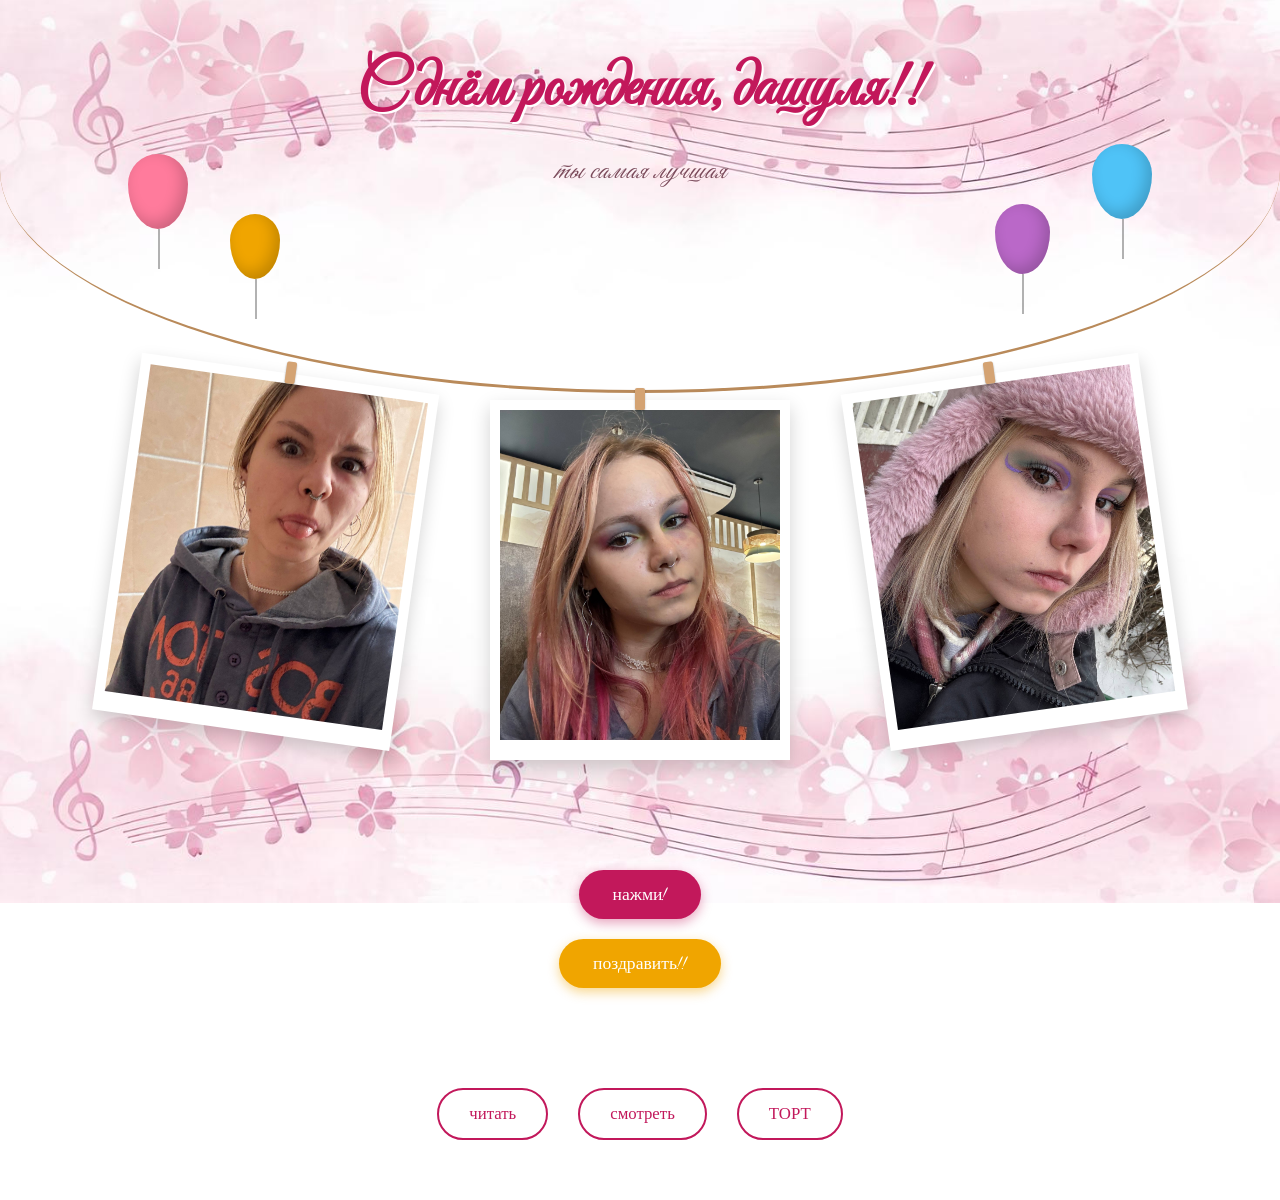
<file: index.html>
<!DOCTYPE html>
<html lang="ru">
<head>
    <link rel="preconnect" href="https://fonts.googleapis.com">
    <link rel="preconnect" href="https://fonts.gstatic.com" crossorigin>
    <link href="https://fonts.googleapis.com/css2?family=Caveat:wght@400..700&family=Dancing+Script:wght@400..700&family=Felipa&family=Great+Vibes&family=Momo+Signature&family=Monsieur+La+Doulaise&family=Pacifico&family=Yuyu+Short&display=swap" rel="stylesheet">
    <meta charset="UTF-8">
    <meta name="viewport" content="width=device-width, initial-scale=1.0">
    <title>С днём рождения!!</title>
    <link rel="stylesheet" href="style.css">
</head>
<body>
    <!-- ФОН С БЛЁСТКАМИ -->
<div class="sparkles" aria-hidden="true">
    <div class="sparkle s1"></div>
    <div class="sparkle s2"></div>
    <div class="sparkle s3"></div>
    <div class="sparkle s4"></div>
    <div class="sparkle s5"></div>
    <div class="sparkle s6"></div>
    <div class="sparkle s7"></div>
    <div class="sparkle s8"></div>
    <div class="sparkle s9"></div>
    <div class="sparkle s10"></div>
    <div class="sparkle s11"></div>
    <div class="sparkle s12"></div>
    <div class="sparkle s13"></div>
    <div class="sparkle s14"></div>
    <div class="sparkle s15"></div>
</div>
<!-- ЛЕТАЮЩИЕ СЕРДЕЧКИ -->
<div class="flying-hearts" aria-hidden="true">
    <div class="f-heart h1">❤</div>
    <div class="f-heart h2">❤</div>
    <div class="f-heart h3">❤</div>
    <div class="f-heart h4">❤</div>
    <div class="f-heart h5">❤</div>
    <div class="f-heart h6">❤</div>
</div>

    <!-- ГЛАВНЫЙ ЭКРАН -->
    <section class="hero">
        <h1 class="hero-title">С днём рождения, дашуля!!</h1>
        <div class="balloons">
    <div class="balloon balloon-1"></div>
    <div class="balloon balloon-2"></div>
    <div class="balloon balloon-3"></div>
    <div class="balloon balloon-4"></div>
</div>
        <p class="hero-subtitle">
    ты самая лучшая
</p>

        <!-- Фотографии "на верёвочке" (сама верёвочка — в CSS) -->
        <div class="photo-garland">
            <div class="photo-item">
                <img id="photo1" src="img/photo1.jpg" alt="Фото 1">
            </div>
            <div class="photo-item">
                <img id="photo2" src="img/photo2.jpg" alt="Фото 2">
            </div>
            <div class="photo-item">
                <img id="photo3" src="img/photo3.jpg" alt="Фото 3">
            </div>
        </div>

        <!-- Кнопка смены фото -->
        <button class="change-photos-btn" type="button" id="changeBtn">нажми!</button>
        <!-- НОВАЯ КНОПКА КОНФЕТТИ -->
        <button class="confetti-btn" type="button" id="confettiBtn">поздравить!!</button>
    </section>

    <!-- НИЖНЯЯ ЧАСТЬ С КНОПКАМИ-ССЫЛКАМИ -->
    <section class="links">
        <a href="two.html" class="page-link">читать</a>
        <a href="three.html" class="page-link">смотреть</a>
        <a href="four.html" class="page-link">ТОРТ</a>
    </section>

    <script src="script.js"></script>

</body>
</html>
</file>
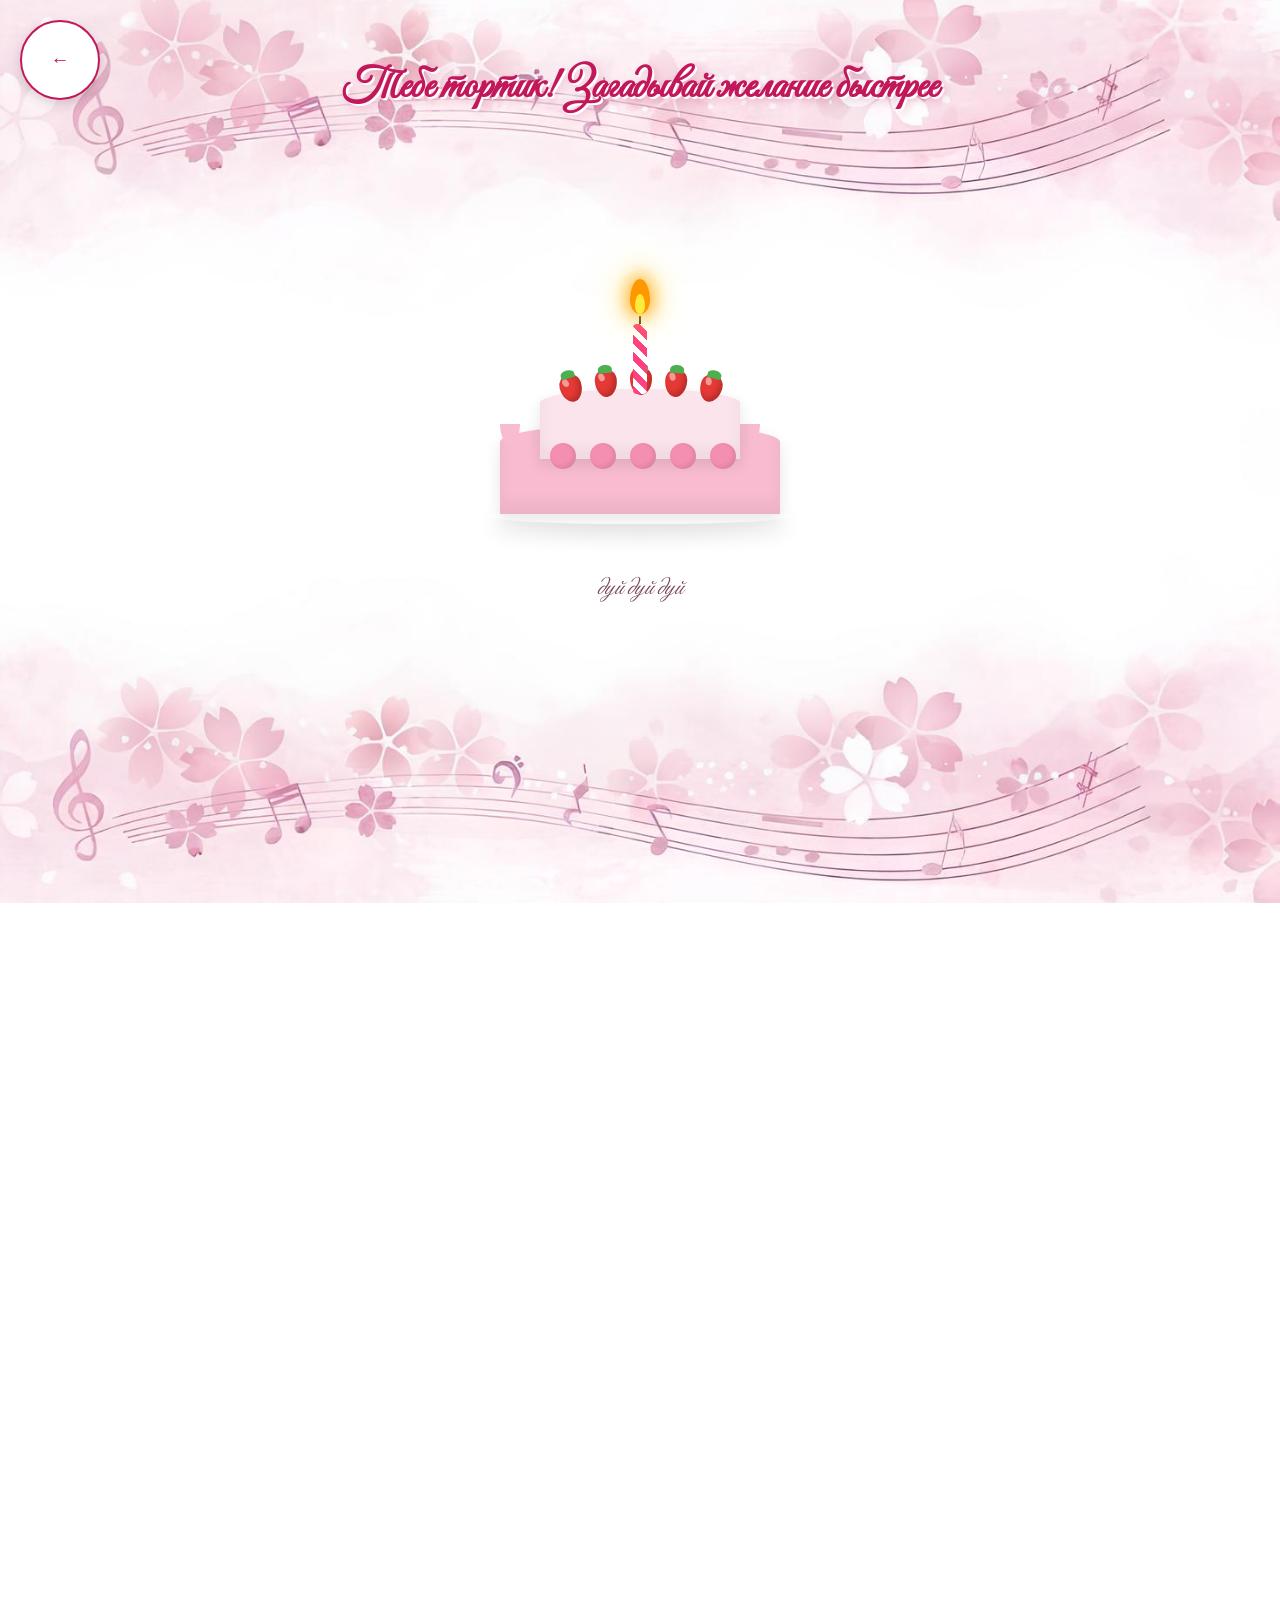
<file: four.html>
<!DOCTYPE html>
<html lang="ru">

<head>
    <meta charset="UTF-8">
    <meta name="viewport" content="width=device-width, initial-scale=1.0">
    <link rel="preconnect" href="https://fonts.googleapis.com">
    <link rel="preconnect" href="https://fonts.gstatic.com" crossorigin>
    <link
        href="https://fonts.googleapis.com/css2?family=Caveat:wght@400..700&family=Dancing+Script:wght@400..700&family=Felipa&family=Great+Vibes&family=Momo+Signature&family=Monsieur+La+Doulaise&family=Pacifico&family=Yuyu+Short&display=swap"
        rel="stylesheet">
    <title>задуть</title>
    <link rel="stylesheet" href="style.css">
</head>

<body>

    <!-- КНОПКА НА ГЛАВНУЮ -->
    <div class="corner-nav">
        <a href="index.html" class="circle-link" title="На главную">←</a>
    </div>

    <section class="page">
        <h1 class="page-title">Тебе тортик! Загадывай желание быстрее</h1>

        <!-- ТОРТ -->
        <div class="cake-container" id="cake">
            <!-- Огонёк свечи -->
            <div class="flame" id="flame"></div>

            <!-- Свеча -->
            <div class="candle">
                <div class="candle-wick"></div>
            </div>

            <!-- Верхний ярус торта (основа) -->
            <div class="cake-tier tier-top">
                <!-- Клубнички наверху -->
                <div class="strawberry s1"></div>
                <div class="strawberry s2"></div>
                <div class="strawberry s3"></div>
                <div class="strawberry s4"></div>
                <div class="strawberry s5"></div>

                <!-- Розочки крема -->
                <div class="cream-dollop d1"></div>
                <div class="cream-dollop d2"></div>
                <div class="cream-dollop d3"></div>
                <div class="cream-dollop d4"></div>
                <div class="cream-dollop d5"></div>
            </div>

            <!-- Нижний ярус торта -->
            <div class="cake-tier tier-bottom">
                <!-- Свисающий крем с завитушками -->
                <div class="drip d1"></div>
                <div class="drip d2"></div>
                <div class="drip d3"></div>
                <div class="drip d4"></div>
                <div class="drip d5"></div>
                <div class="drip d6"></div>
                <div class="drip d7"></div>
            </div>

            <!-- Подставка для торта -->
            <div class="cake-stand"></div>
        </div>

        <p class="cake-hint" id="cakeHint">дуй дуй дуй</p>

        <!-- БОЛЬШОЕ ФОТО СНИЗУ -->
        <div class="big-photo-container hidden-photo" id="bigPhoto">
            <img src="img/susi.jpg" alt="С Днём Рождения!" class="big-photo">
            <p class="photo-caption">чо ты там срала чтоли так долго хаха ладно давай садись уже все принесли</p>
        </div>
        

    </section>



    <script src="script.js"></script>
</body>

</html>
</file>
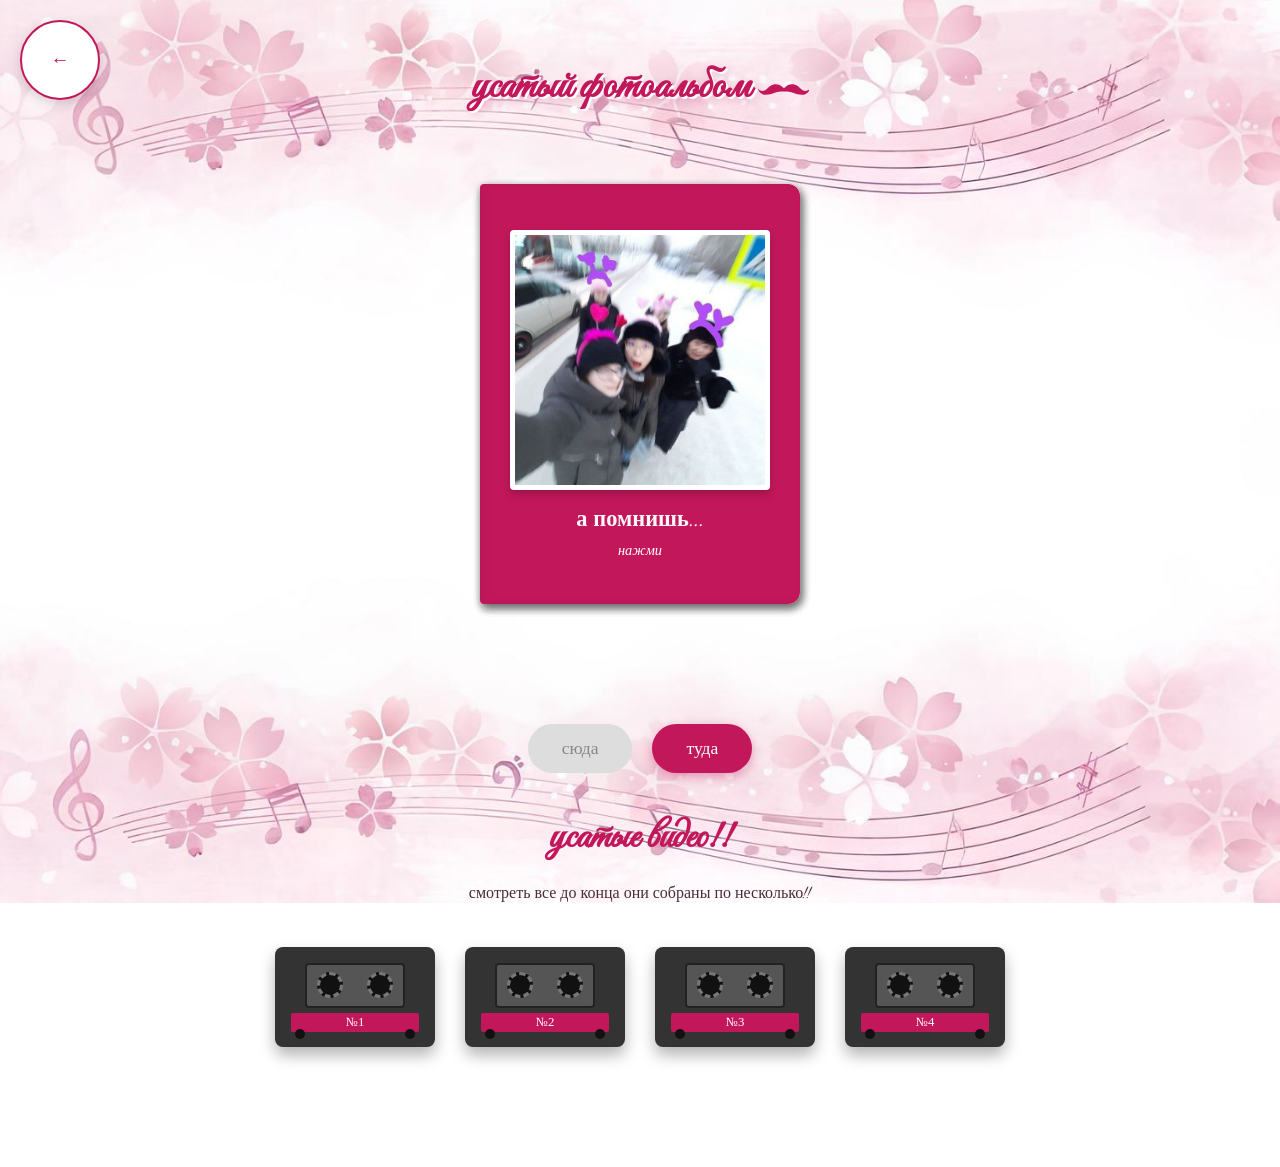
<file: three.html>
<!DOCTYPE html>
<html lang="ru">

<head>
    <meta charset="UTF-8">
    <meta name="viewport" content="width=device-width, initial-scale=1.0">
    <link rel="preconnect" href="https://fonts.googleapis.com">
    <link rel="preconnect" href="https://fonts.gstatic.com" crossorigin>
    <link
        href="https://fonts.googleapis.com/css2?family=Caveat:wght@400..700&family=Dancing+Script:wght@400..700&family=Felipa&family=Great+Vibes&family=Momo+Signature&family=Monsieur+La+Doulaise&family=Pacifico&family=Yuyu+Short&display=swap"
        rel="stylesheet">
    <title>альбомчик</title>
    <link rel="stylesheet" href="style.css">
</head>

<body>

    <!-- КНОПКИ В УГЛУ -->
    <div class="corner-nav">
        <a href="index.html" class="circle-link" title="На главную">←</a>
    </div>

    <section class="page">
        <h1 class="page-title">усатый фотоальбом <svg width="1.2em" height="0.6em" viewBox="0 0 64 24"
                fill="currentColor" style="vertical-align: middle;">
                <path
                    d="M32 10c-4-5-11-7-17-3-4 3-6 7-11 6-2 0-4-2-4-4 0 5 4 9 10 9 7 0 13-4 18-4h8c5 0 11 4 18 4 6 0 10-4 10-9 0 2-2 4-4 4-5 1-7-3-11-6-6-4-13-2-17 3z" />
            </svg>
        </h1>

        <!-- КНИЖКА -->
        <div class="book" id="book">
            <!-- Страница 1 (Обложка) -->
            <div class="paper" id="p1">
                <div class="front cover-front">
                    <img src="img/cover.jpg" alt="Обложка" class="cover-image">
                    <h2 class="cover-title">а помнишь...</h2>
                    <p class="cover-subtitle">нажми</p>
                </div>

                <div class="back">
                    <img src="img/drphoto1.jpg" alt="Фото 1">
                    <p class="caption">твой день рождения в 2025</p>
                </div>
            </div>

            <!-- Страница 2 -->
            <div class="paper" id="p2">
                <div class="front">
                    <img src="img/drphoto2.jpg" alt="Фото 2">
                    <p class="caption">твой день рождения в 2024</p>
                </div>
                <div class="back">
                    <img src="img/drphoto3.jpg" alt="Фото 3">
                    <p class="caption">твой день рождения в 2023</p>
                </div>
            </div>
            <!-- Страница 3 -->
            <div class="paper" id="p3">
                <div class="front">
                    <img src="img/zhdun.jpg" alt="Фото 4">
                    <p class="caption">ходили на ждун 2 и снимали ремейк сцены с педофилией</p>
                </div>
                <div class="back">
                    <img src="img/valala.jpg" alt="Фото 5">
                    <p class="caption">потом валялись</p>
                </div>
            </div>
            <div class="paper" id="p4">
                <div class="front">
                    <img src="img/pili.jpg" alt="Фото 8">
                    <p class="caption">на маей кухне пили до 6 утра</p>
                </div>
                <div class="back">
                    <img src="img/lavki.jpg" alt="Фото 9">
                    <p class="caption">люблю</p>
                </div>
            </div>
            <div class="paper" id="p5">
                <div class="front">
                    <img src="img/tikva.jpg" alt="Фото 6">
                    <p class="caption">тыквы резали</p>
                </div>
                <div class="back">
                    <img src="img/mongol.jpg" alt="Фото 7">
                    <p class="caption">монгольские вечера и пятка в панине</p>
                </div>
            </div>


            <!-- Страница 4 -->
            <div class="paper" id="p6">
                <div class="front">
                    <img src="img/arbuz.jpg" alt="Фото 10">
                    <p class="caption">арбузы все купили</p>
                </div>
                <div class="back">
                    <h2>это лиш очень маленькая часть всего....</h2>
                </div>
            </div>
        </div>
        <!-- Кнопки управления -->
        <div class="book-controls">
            <button id="prevBtn" class="change-photos-btn" disabled>сюда</button>
            <button id="nextBtn" class="change-photos-btn">туда</button>
        </div>
        <!-- ПОЛКА С КАССЕТАМИ -->
        <h2 class="cassettes-title">усатые видео!!</h2>
        <p class="cassettes-subtitle">смотреть все до конца они собраны по несколько!!</p>
        <div class="cassettes-container">

            <!-- Кассета 1 -->
            <div class="cassette" data-video="usi.mp4">
                <div class="cassette-window"></div>
                <div class="cassette-label">№1</div>
                <div class="cassette-hole left-hole"></div>
                <div class="cassette-hole right-hole"></div>
            </div>

            <!-- Кассета 2 -->
            <div class="cassette" data-video="ma.mp4">
                <div class="cassette-window"></div>
                <div class="cassette-label">№2</div>
                <div class="cassette-hole left-hole"></div>
                <div class="cassette-hole right-hole"></div>
            </div>

            <!-- Кассета 3 -->
            <div class="cassette" data-video="me.mp4">
                <div class="cassette-window"></div>
                <div class="cassette-label">№3</div>
                <div class="cassette-hole left-hole"></div>
                <div class="cassette-hole right-hole"></div>
            </div>
            <!-- Кассета 4 -->
            <div class="cassette" data-video="video12.mp4">
                <div class="cassette-window"></div>
                <div class="cassette-label">№4</div>
                <div class="cassette-hole left-hole"></div>
                <div class="cassette-hole right-hole"></div>
            </div>

        </div>

        <!-- МОДАЛЬНОЕ ОКНО ДЛЯ ВИДЕО (скрыто по умолчанию) -->
        <div class="video-modal" id="videoModal">
            <div class="video-modal-content">
                <span class="close-video" id="closeVideo">&times;</span>
                <video id="modalVideo" controls></video>
            </div>
        </div>

    </section>


    <script src="script.js"></script>
</body>

</html>
</file>
<file: style.css>
/* ===== ОБЩИЕ НАСТРОЙКИ ===== */
* {
    margin: 0;
    padding: 0;
    box-sizing: border-box;
}

body {
    font-family: 'Georgia', serif;
    background-image: url("img/background.jpg");  /* путь к фото */
    background-size: cover;        /* фото заполняет весь экран, не искажаясь */
    background-position: center;   /* центрируем */
    background-attachment: fixed;  /* фон не прокручивается вместе со страницей */
    background-repeat: no-repeat;  /* без повторов */
    color: #4a2c35;
    min-height: 100vh;
}

/* ===== ГЛАВНЫЙ ЭКРАН — без боковых отступов, чтобы гирлянда шла от краёв ===== */
.hero {
    min-height: 100vh;
    display: flex;
    flex-direction: column;
    align-items: center;
    justify-content: center;
    padding: 40px 0;            /* было 40px 20px — убрали бока */
    position: relative;
}
.hero-title {
    font-family: 'Great Vibes', sans-serif;
    font-size: 4rem;
    text-align: center;
    color: #c2185b;
    text-shadow: 2px 2px 0 #fff, 4px 4px 8px rgba(194, 24, 91, 0.25);
    margin-bottom: 60px;
    transform: translateY(10px);
}

.hero-subtitle {
    letter-spacing: 1px;
    font-family: 'Great Vibes', sans-serif;
    position: absolute;       /* вынимаем из потока — не влияет на гирлянду */
    top: 15%;                 /* позиция сверху (подберём под вкус) */
    left: 50%;                /* центрируем */
    transform: translateX(-50%);
    text-align: center;
    font-size: 1.75rem;
    color: #7a4a5a;           /* мягкий цвет, чтобы не перебивать заголовок */
    font-style: italic;
    max-width: 80%;
    z-index: 5;               /* поверх фона */
}

/* ===== ФОТО НА ВЕРЁВОЧКЕ-ГИРЛЯНДЕ ===== */
.photo-garland {
    position: relative;
    display: flex;
    justify-content: center;
    align-items: flex-start;
    gap: 60px;                  /* чуть больше расстояние между фото */
    padding-top: 90px;          /* фото начинаются ниже линии верёвки */
    padding-bottom: 180px;      /* место под провис, чтобы не обрезалось */
    width: 100%;                /* на всю ширину экрана */
}

/* Верёвка: провисает вниз, идёт от самого верха */
.photo-garland::before {
    content: "";
    position: absolute;
    top: -10px;                      /* прижали к верху контейнера */
    left: 0;
    right: 0;
    height: 220px;               /* глубина провиса */
    border-bottom: 3px solid #b98a5a;
    border-radius: 0 0 50% 50% / 0 0 100% 100%;
}

/* Каждое фото висит на верёвке */
.photo-item {
    position: relative;
    background: #fff;                     /* белая рамка как у полароида */
    padding: 10px 10px 20px;              /* поля: сверху/сбоку 10, снизу 20 (как у полароида) */
    box-shadow: 0 8px 18px rgba(0, 0, 0, 0.18);
    transform: rotate(-2deg);             /* лёгкий наклон для живости */
    transition: transform 0.3s ease;      /* плавность при наведении */
}
/* Крайние фото выше, среднее ниже — висят вдоль дуги */
.photo-item:nth-child(1) {
    transform: rotate(8deg) translateY(103px);
}
.photo-item:nth-child(2) {
    transform: rotate(0deg) translateY(130px);   /* среднее ниже всех */
}
.photo-item:nth-child(3) {
    transform: rotate(-8deg) translateY(103px);
}

/* Эффект при наведении — фото чуть выпрямляется и приподнимается */
.photo-item:hover {
    transform: rotate(0deg) translateY(-9px) scale(1.03);
}

/* Прищепка сверху каждого фото */
.photo-item::before {
    content: "";
    position: absolute;
    top: -12px;
    left: 50%;
    transform: translateX(-50%);
    width: 10px;
    height: 22px;
    background: #d4a373;                  /* цвет прищепки */
    border-radius: 2px;
    box-shadow: 0 1px 2px rgba(0,0,0,0.3);
}

/* Сама картинка */
.photo-item img {
    display: block;
    width: 280px;
    height: 330px;
    object-fit: cover;
    transition: opacity 0.4s ease;
}

/* ===== КНОПКА СМЕНЫ ФОТО ===== */
.change-photos-btn {
    margin-top: 60px;
    padding: 14px 34px;
    font-size: 1.1rem;
    font-family: 'Dancing Script',cursive;
    color: #fff;
    background: #c2185b;
    border: none;
    border-radius: 50px;
    cursor: pointer;
    box-shadow: 0 4px 12px rgba(194, 24, 91, 0.4);
    transition: background 0.3s ease, transform 0.2s ease;
}

.change-photos-btn:hover {
    background: #a3154d;
    transform: translateY(-2px);
}

.change-photos-btn:active {
    transform: translateY(0);
}

/* ===== НИЖНИЕ КНОПКИ-ССЫЛКИ ===== */
.links {
    display: flex;
    justify-content: center;
    gap: 30px;
    padding: 60px 20px;
}

.page-link {
    display: inline-block;
    padding: 14px 30px;
    font-size: 1.05rem;
    font-family: 'Dancing Script',cursive;
    text-decoration: none;
    color: #c2185b;
    background: #fff;
    border: 2px solid #c2185b;
    border-radius: 50px;
    transition: background 0.3s ease, color 0.3s ease;
}

.page-link:hover {
    background: #c2185b;
    color: #fff;
}

/* ===== АДАПТИВ ДЛЯ ТЕЛЕФОНА ===== */
@media (max-width: 700px) {
    .hero-title {
        font-size: 2rem;
    }
    .photo-garland {
        gap: 20px;
    }
    .photo-item img {
        width: 110px;
        height: 140px;
    }
    .photo-item {
        padding: 6px 6px 14px;
    }
}
/* ===== КНОПКА КОНФЕТТИ ===== */
.confetti-btn {
    margin-top: 20px;
    padding: 14px 34px;
    font-size: 1.1rem;
    font-family: 'Dancing Script',cursive;
    color: #fff;
    background: #f0a500;
    border: none;
    border-radius: 50px;
    cursor: pointer;
    box-shadow: 0 4px 12px rgba(240, 165, 0, 0.45);
    transition: background 0.3s ease, transform 0.2s ease;
}

.confetti-btn:hover {
    background: #d68f00;
    transform: translateY(-2px);
}

.confetti-btn:active {
    transform: translateY(0);
}
/* ===== ВТОРАЯ И ТРЕТЬЯ СТРАНИЦЫ ===== */

/* Контейнер страницы — по центру, с отступами */
.page {
    min-height: 100vh;
    display: flex;
    flex-direction: column;
    align-items: center;
    justify-content: center;
    text-align: center;
    padding: 60px 20px;
}

/* Заголовок страницы — в стиле главной, но чуть меньше */
.page-title {
    font-size: 2.7rem;
    font-family: 'Great Vibes',sans-serif;
    color: #c2185b;
    text-shadow: 2px 2px 0 #fff, 4px 4px 8px rgba(194, 24, 91, 0.25);
    margin-bottom: 30px;
}

/* Текст-поздравление */
.page-text {
    max-width: 600px;       /* не растягивается на всю ширину — легче читать */
    font-size: 1.15rem;
    font-family: 'Dancing Script', cursive;
    line-height: 1.7;
    color: #4a2c35;
    margin-bottom: 50px;
}


/* ===== КОНВЕРТ С ПИСЬМОМ ===== */

/* ===== КОНВЕРТ И ПИСЬМО ===== */

/* Общая обёртка — чтобы конверт и письмо накладывались */
.mail-wrapper {
    position: relative;
    width: 340px;
    height: 240px;
    margin: 20px 0 60px;
    /* Разрешаем содержимому вылезать за границы */
    overflow: visible;
}
/* ===== КОНВЕРТ ===== */
.envelope {
    position: absolute;
    inset: 0;
    cursor: pointer;
    perspective: 1000px;
    transition: opacity 0.6s ease, transform 0.6s ease;
}

/* Когда открыт — конверт растворяется и чуть уменьшается */
.envelope.open {
    opacity: 0;
    transform: scale(0.85);
    pointer-events: none;      /* чтобы нельзя было кликнуть по невидимому конверту */
}

.envelope-back {
    position: absolute;
    inset: 0;
    background: #f4d7c1;
    border-radius: 8px;
    box-shadow: 0 10px 25px rgba(0, 0, 0, 0.2);
}

.envelope-front {
    position: absolute;
    inset: 0;
    background: #e8c3a8;
    border-radius: 8px;
    clip-path: polygon(0 0, 50% 45%, 100% 0, 100% 100%, 0 100%);
    z-index: 3;
}

.envelope-flap {
    position: absolute;
    top: 0; left: 0; right: 0;
    height: 50%;
    background: #d9ad8a;
    clip-path: polygon(0 0, 100% 0, 50% 100%);
    transform-origin: top center;
    transition: transform 0.6s ease;
    z-index: 4;
}

.envelope.open .envelope-flap {
    transform: rotateX(180deg);
}

.envelope-heart {
    position: absolute;
    top: 38%; left: 50%;
    transform: translate(-50%, -50%);
    font-size: 1.8rem;
    color: #c2185b;
    z-index: 5;
    transition: opacity 0.3s ease;
}

.envelope.open .envelope-heart {
    opacity: 0;
}

/* Базовое состояние (письмо спрятано) */
.letter {
    position: absolute;
    inset: 0;
    background: #fffdf8;
    border-radius: 8px;
    padding: 30px;
    box-sizing: border-box;
    font-size: 1rem;
    line-height: 1.6;
    color: #4a2c35;
    box-shadow: 0 10px 30px rgba(0, 0, 0, 0.2);
    z-index: 2;
    transform: scale(0.9);
    opacity: 0;
    pointer-events: none;
    transition: transform 0.7s ease, opacity 0.6s ease, width 0.3s ease, height 0.3s ease;
}

/* Открытое состояние (по центру экрана + прокрутка) */
.letter.open {
    position: fixed;
    top: 50%;
    left: 50%;
    transform: translate(-50%, -50%) rotate(-2deg);
    width: 85vw;
    max-width: 700px;
    height: 80vh;
    max-height: 1800px;
    opacity: 1;
    z-index: 50;
    pointer-events: auto;
    overflow-y: auto;
    padding: 40px;
    font-family: 'Caveat',cursive;
    font-size: 1.5rem;
}
/* На маленьких экранах — конверт чуть меньше */
@media (max-width: 700px) {
    .envelope {
        width: 260px;
        height: 180px;
    }
    .letter {
        height: 150px;
        font-size: 0.85rem;
    }
    .envelope.open .letter {
        transform: translateY(-110px);
    }
}
/* ===== КРУГЛЫЕ КНОПКИ В УГЛУ ===== */
.corner-nav {
    position: fixed;
    top: 20px;
    left: 20px;
    display: flex;
    flex-direction: column;   /* ← вот это выстраивает кнопки в колонку */
    gap: 12px;
    z-index: 999;
}

.circle-link {
    display: flex;
    align-items: center;
    justify-content: center;
    width: 80px;
    height: 80px;
    border-radius: 50%;       /* превращает квадрат в круг */
    background: #fff;         /* белый фон */
    color: #c2185b;           /* розовый текст/иконка */
    text-decoration: none;
    font-size: 1.2rem;
    font-weight: bold;
    border: 2px solid #c2185b;
    box-shadow: 0 4px 12px rgba(0, 0, 0, 0.15);
    transition: background 0.3s ease, color 0.3s ease, transform 0.2s ease;
}

/* Эффект при наведении */
.circle-link:hover {
    background: #c2185b;
    color: #fff;
    transform: scale(1.1);
}
/* ===== КНИЖКА-АЛЬБОМ ===== */

/* ===== КНИЖКА-АЛЬБОМ (исправленная) ===== */

.book {
    position: relative;
    width: 320px;
    height: 420px;
    margin: 40px auto;
    perspective: 2000px;         /* увеличили глубину */
    transform-style: preserve-3d;
}

/* Каждый лист бумаги */
.paper {
    position: absolute;
    width: 100%;
    height: 100%;
    transform-origin: left center;
    transform-style: preserve-3d;
    transition: transform 1s ease;
    cursor: pointer;
    /* Задаём 3D-позицию, чтобы страницы не слипались */
    transform: rotateY(0deg) translateZ(0px);
 /*   will-change: transform;              /* готовим браузер к анимации заранее */
 /*   backface-visibility: hidden;         /* прячем изнанку самого листа */
 /*   -webkit-backface-visibility: hidden; /* для Safari */
}


/* Картинки и подписи */
.paper img {
    max-width: 100%;
    max-height: 80%;
    object-fit: cover;
    border-radius: 4px;
    box-shadow: 0 4px 8px rgba(0,0,0,0.2);
    margin-bottom: 15px;
}

.caption {
    font-size: 1.1rem;
    color: #c2185b;
    font-style: italic;
}

/* Поворот листа (перелистывание) */
.paper.turned {
    transform: rotateY(-180deg);
}
/* Раскладываем страницы по слоям: первая — сверху, последняя — снизу */
#p1 { z-index: 3; }
#p2 { z-index: 2; }
#p3 { z-index: 1; }

/* Когда страница перевёрнута, она уходит В САМЫЙ НИЗ (под остальные) */
.paper.turned {
    z-index: 0 !important;   /* !important нужен, чтобы перебить #p1, #p2, #p3 */
}

/* Лицевая и задняя сторона листа */
.front, .back {
    position: absolute;
    width: 100%;
    height: 100%;
    backface-visibility: hidden;
    background: #fffdf8;
    border-radius: 4px 12px 12px 4px;
    box-shadow: inset 4px 0 10px rgba(0,0,0,0.05), 2px 4px 10px rgba(0,0,0,0.15); 
    padding: 25px;
    box-sizing: border-box;
    display: flex;
    flex-direction: column;
    align-items: center;
    justify-content: center;
    text-align: center;
    /* Важно: каждая сторона чуть смещена по Z, чтобы не было мерцания */
    transform: translateZ(0.1px);
}

.back {
    transform: rotateY(180deg) translateZ(0.1px);
    border-radius: 12px 4px 4px 12px;
    box-shadow: inset -4px 0 10px rgba(0,0,0,0.05), -2px 4px 10px rgba(0,0,0,0.15);
}

/* Обложка */
#p1 .front {
    background: #c2185b;
    color: #fff;
}

/* Картинки и подписи в альбоме */
.paper img {
    max-width: 100%;
    max-height: 80%;
    object-fit: cover;
    border-radius: 4px;
    box-shadow: 0 4px 8px rgba(0,0,0,0.2);
    margin-bottom: 15px;
}

.caption {
    font-size: 1.25rem;
    color: #c2185b;
    font-style: italic;
    font-family: 'Dancing Script',cursive;
}

/* Панель с кнопками под книжкой */
.book-controls {
    display: flex;
    gap: 20px;
    margin-top: 20px;
}

/* Неактивная кнопка (когда листать некуда) */
.book-controls button:disabled {
    background: #ddd;
    color: #888;
    box-shadow: none;
    cursor: not-allowed;
    transform: none;
}
/* ===== ОБЛОЖКА АЛЬБОМА ===== */
.cover-front {
    background: #fffdf8; /* Светлый фон, чтобы фото выделялось */
    display: flex;
    flex-direction: column;
    align-items: center;
    justify-content: center;
    padding: 30px 20px;
}

/* Сама фотография на обложке */
.cover-image {
    width: 260px;         /* Ширина фото */
    height: 260px;        /* Высота фото */
    object-fit: cover;    /* Чтобы фото не искажалось, а заполняло квадрат */
    border-radius: 8px;   /* Скругленные углы */
    border: 5px solid #fff; /* Белая рамка как у полароида */
    box-shadow: 0 4px 15px rgba(0, 0, 0, 0.15); /* Тень */
    margin-bottom: 20px;  /* Отступ до текста */
}

/* Текст на обложке */
.cover-title {
    font-size: 1.4rem;
    font-family: 'Dancing Script', cursive;
    color: #fff7fa;
    margin-bottom: 10px;
    text-align: center;
}

.cover-subtitle {
    font-size: 0.9rem;
    color: #ffffff;
    font-style: italic;
    font-family: 'Dancing Script', cursive;
}
/* ===== ВОЗДУШНЫЕ ШАРИКИ ===== */
.balloons {
    position: absolute;
    top: 15%;                 /* на какой высоте от верха экрана висят шарики */
    left: 0;
    width: 100%;
    height: 100%;
    pointer-events: none;     /* чтобы шарики не мешали кликать по кнопкам/фото */
    z-index: 1;               /* под текстом, но над фоном */
}

.balloon {
    position: absolute;
    width: 60px;
    height: 75px;
    border-radius: 50% 50% 50% 50% / 40% 40% 60% 60%; /* форма шарика */
    box-shadow: inset -5px -5px 15px rgba(0,0,0,0.2); /* объём */
    animation: float 4s ease-in-out infinite;         /* лёгкое парение */
}

/* Ниточка шарика */
.balloon::after {
    content: "";
    position: absolute;
    bottom: -40px;
    left: 50%;
    width: 2px;
    height: 40px;
    background: rgba(0, 0, 0, 0.3); /* цвет ниточки */
}

/* Индивидуальные цвета и позиции */
.balloon-1 {
    background: #ff7b9c; /* розовый */
    left: 10%;           /* слева от надписи */
    top: 0;
    animation-delay: 0s;
}

.balloon-2 {
    background: #f0a500; /* золотой */
    left: 18%;
    top: 60px;           /* чуть ниже первого */
    animation-delay: 1s;
    width: 50px;         /* разный размер для реалистичности */
    height: 65px;
}

.balloon-3 {
    background: #ba68c8; /* фиолетовый */
    right: 18%;
    top: 50px;
    animation-delay: 0.5s;
    width: 55px;
    height: 70px;
}

.balloon-4 {
    background: #4fc3f7; /* голубой */
    right: 10%;
    top: -10px;
    animation-delay: 1.5s;
}

/* Анимация парения */
@keyframes float {
    0%   { transform: translateY(0px) rotate(-2deg); }
    50%  { transform: translateY(-15px) rotate(2deg); }
    100% { transform: translateY(0px) rotate(-2deg); }
}

/* На телефонах прячем или уменьшаем шарики, чтобы не мешали */
@media (max-width: 700px) {
    .balloon {
        width: 40px;
        height: 50px;
    }
    .balloon::after {
        height: 30px;
        bottom: -30px;
    }
    .balloon-1 { left: 5%; }
    .balloon-2 { left: 12%; top: 40px; }
    .balloon-3 { right: 12%; top: 30px; }
    .balloon-4 { right: 5%; top: 0px; }
}
/* ===== БЛЁСТКИ НА ФОНЕ ===== */
.sparkles {
    position: fixed;       /* фиксируем на экране, чтобы не двигались при прокрутке */
    top: 0;
    left: 0;
    width: 100%;
    height: 100%;
    pointer-events: none;  /* клики проходят сквозь блёстки */
    z-index: 0;            /* на самом нижнем слое (под контентом) */
    overflow: hidden;
}

.sparkle {
    position: absolute;
    width: 4px;            /* размер звездочки */
    height: 4px;
    background: white;      /* белый цвет */
    border-radius: 50%;
    box-shadow: 0 0 8px 2px rgba(255, 255, 255, 0.8), 0 0 12px 4px rgba(179, 0, 255, 0.6); /* свечение */
    opacity: 0;            /* изначально невидимы */
    animation: twinkle 4s infinite ease-in-out;
}

/* Анимация мерцания (появление и исчезновение) */
@keyframes twinkle {
    0%, 100% { opacity: 0; transform: scale(0.5); }
    50%      { opacity: 1; transform: scale(1.2); }
}

/* Позиции и задержки для каждой блёстки — чтобы они мерцали хаотично */
.s1  { top: 15%; left: 10%; animation-delay: 0s; }
.s2  { top: 25%; left: 85%; animation-delay: 0.8s; }
.s3  { top: 50%; left: 20%; animation-delay: 1.5s; }
.s4  { top: 70%; left: 75%; animation-delay: 0.3s; }
.s5  { top: 10%; left: 50%; animation-delay: 2.1s; }
.s6  { top: 85%; left: 40%; animation-delay: 1.2s; }
.s7  { top: 40%; left: 95%; animation-delay: 2.8s; }
.s8  { top: 65%; left: 5%;  animation-delay: 0.6s; }
.s9  { top: 80%; left: 90%; animation-delay: 1.8s; }
.s10 { top: 35%; left: 35%; animation-delay: 2.4s; }
.s11 { top: 12%; left: 70%; animation-delay: 0.4s; }
.s12 { top: 55%; left: 60%; animation-delay: 1.7s; }
.s13 { top: 90%; left: 15%; animation-delay: 2.5s; }
.s14 { top: 5%;  left: 30%; animation-delay: 3.1s; }
.s15 { top: 45%; left: 80%; animation-delay: 0.9s; }
/* ===== КУРСОР-СЕРДЕЧКО ===== */
body {
    /* Рисуем сердечко через SVG-код прямо в CSS */
    cursor: url('data:image/svg+xml;utf8,<svg xmlns="http://www.w3.org/2000/svg" width="24" height="24" viewBox="0 0 24 24"><path fill="%23fc65d7" d="M12 21.35l-1.45-1.32C5.4 15.36 2 12.28 2 8.5 2 5.42 4.42 3 7.5 3c1.74 0 3.41.81 4.5 2.09C13.09 3.81 14.76 3 16.5 3 19.58 3 22 5.42 22 8.5c0 3.78-3.4 6.86-8.55 11.54L12 21.35z"/></svg>') 12 12, auto;
}
/* ===== ЛЕТАЮЩИЕ СЕРДЕЧКИ ===== */
.flying-hearts {
    position: fixed;
    bottom: -50px;           /* начинают свой путь снизу экрана */
    left: 0;
    width: 100%;
    height: 100%;
    pointer-events: none;
    z-index: 0;
    overflow: hidden;
}

.f-heart {
    position: absolute;
    bottom: 0;
    color: #ff7b9c;          /* цвет сердечек */
    font-size: 24px;
    opacity: 0;
    animation: float-up 8s linear infinite;
}

/* Разные позиции и задержки */
.h1 { left: 10%; animation-delay: 0s; font-size: 20px; }
.h2 { left: 30%; animation-delay: 1.5s; font-size: 28px; color: #f58fb8; }
.h3 { left: 50%; animation-delay: 3s; font-size: 18px; }
.h4 { left: 70%; animation-delay: 0.5s; font-size: 26px; color: #7fb6f5; }
.h5 { left: 85%; animation-delay: 2s; font-size: 22px; }
.h6 { left: 95%; animation-delay: 4.5s; font-size: 30px; color: #e0a1ff; }

/* Поднимаются снизу вверх и исчезают */
@keyframes float-up {
    0%   { transform: translateY(0) rotate(0deg); opacity: 0; }
    10%  { opacity: 0.8; }        /* быстро проявляются */
    90%  { opacity: 0.8; }        /* держатся видимыми */
    100% { transform: translateY(-110vh) rotate(20deg); opacity: 0; }
}

/* ===== ШЛЕЙФ ЗА КУРСОРОМ ===== */
.cursor-spark {
    position: fixed;
    pointer-events: none;      /* не мешают кликам */
    z-index: 9999;             /* поверх всего */
    font-size: 16px;
    animation: spark-fade 0.8s ease-out forwards;
}

@keyframes spark-fade {
    0%   { opacity: 1; transform: translate(-50%, -50%) scale(1); }
    100% { opacity: 0; transform: translate(-50%, -50%) scale(0.2) translateY(30px); }
}

/* ===== КАССЕТЫ ===== */
.cassettes-title {
    text-align: center;
    font-size: 2.5rem;
    font-family: 'Great Vibes',sans-serif;
    color: #c2185b;
    margin-top: 40px;
    margin-bottom: 20px;
}
.cassettes-subtitle {
    text-align: center;
    font-size: 1rem;
    font-family: 'Dancing Script',cursive;
    margin-bottom: 45px;
}

.cassettes-container {
    display: flex;
    justify-content: center;
    gap: 30px;
    flex-wrap: wrap;
    margin-bottom: 60px;
}

/* Корпус кассеты */
.cassette {
    position: relative;
    width: 160px;
    height: 100px;
    background: #333;
    border-radius: 8px;
    cursor: pointer;
    box-shadow: 0 8px 15px rgba(0,0,0,0.3);
    transition: transform 0.3s ease, box-shadow 0.3s ease;
    display: flex;
    flex-direction: column;
    align-items: center;
    justify-content: center;
}

.cassette:hover {
    transform: translateY(-10px) scale(1.05);
    box-shadow: 0 15px 25px rgba(0,0,0,0.4);
}

/* Окошко по центру кассеты */
.cassette-window {
    width: 100px;
    height: 45px;
    background: #555;
    border-radius: 4px;
    border: 2px solid #222;
    margin-bottom: 5px;
    position: relative;
}

/* Рисуем «катушки» внутри окошка */
/* Катушки внутри окошка кассеты */
.cassette-window::before,
.cassette-window::after {
    content: "";
    position: absolute;
    top: 50%;
    transform: translateY(-50%);
    width: 20px;
    height: 20px;
    background: #111;
    border-radius: 50%;
    border: 3px dashed #777;
    /* Добавляем плавность для вращения */
    transition: transform 0.5s ease;
}
.cassette-window::before { left: 10px; }
.cassette-window::after { right: 10px; }

/* Вращение при наведении на кассету */
.cassette:hover .cassette-window::before {
    animation: spin 1s linear infinite;
}
.cassette:hover .cassette-window::after {
    animation: spin 1s linear infinite reverse; /* Вторая катушка крутится в другую сторону */
}

/* Сама анимация вращения */
@keyframes spin {
    100% { transform: translateY(-50%) rotate(360deg); }
}

/* Этикетка с названием */
.cassette-label {
    color: #fff;
    font-size: 0.8rem;
    font-family: inherit;
    text-align: center;
    background: #c2185b;
    width: 80%;
    padding: 2px 0;
    border-radius: 2px;
}

/* Дырочки по бокам */
.cassette-hole {
    position: absolute;
    bottom: 8px;
    width: 10px;
    height: 10px;
    background: #111;
    border-radius: 50%;
}
.left-hole { left: 20px; }
.right-hole { right: 20px; }

/* ===== МОДАЛЬНОЕ ОКНО С ВИДЕО ===== */
.video-modal {
    display: none; /* Скрыто по умолчанию */
    position: fixed;
    top: 0; left: 0;
    width: 100%; height: 100%;
    background: rgba(0, 0, 0, 0.85); /* Тёмный фон */
    z-index: 10000;
    align-items: center;
    justify-content: center;
    backdrop-filter: blur(5px); /* Лёгкое размытие фона */
}

/* Когда активно — показываем */
.video-modal.active {
    display: flex;
}

.video-modal-content {
    position: relative;
    width: 85vw;
    max-width: 900px;
    background: #000;
    border-radius: 12px;
    padding: 10px;
    box-shadow: 0 20px 50px rgba(0,0,0,0.5);
}

.video-modal-content video {
    width: 100%;
    height: auto;
    max-height: 80vh;
    border-radius: 8px;
    display: block;
}
.video-modal-content iframe {
    width: 100%;
    height: 100%; /* или задай конкретную высоту, например 50vh */
    min-height: 300px; /* чтобы окно не схлопнулось */
    border-radius: 8px;
    display: block;
    aspect-ratio: 16 / 9; /* Соотношение сторон видео */
}

/* Кнопка закрытия (крестик) */
.close-video {
    position: absolute;
    top: -40px;
    right: 0;
    color: #fff;
    font-size: 2rem;
    cursor: pointer;
    transition: color 0.3s;
}

.close-video:hover {
    color: #ff7b9c;
}
.book.is-open {
    transform: scale(1.35);
    margin-right: 25%;        /* или margin-right, как ты сделала */
    margin-top: 80px;        /* ← опускаем книжку вниз при открытии */
    transition: transform 0.8s ease, margin-left 0.8s ease, margin-top 0.8s ease;
    z-index: 10;
}

@media (max-width: 700px) {
    .book.is-open {
        transform: scale(1.1);
        margin-top: 40px;    /* на телефоне меньше */
    }
}
/* ===== ПЫШНЫЙ ТОРТ ===== */
.cake-container {
    position: relative;
    width: 320px;
    height: 340px;
    margin: 40px auto 20px;
    cursor: pointer;
    display: flex;
    flex-direction: column;
    align-items: center;
    justify-content: flex-end;
    z-index: 1;
}

/* --- Свеча --- */
/* --- Свеча --- */
.candle {
    position: relative;
    width: 14px;
    height: 70px; /* Сделали свечу чуть длиннее */
    background: repeating-linear-gradient(
        45deg,
        #ff4081, #ff4081 6px,
        #fff 6px, #fff 12px
    );
    border-radius: 4px;
    z-index: 10;
    margin-bottom: -5px; /* Опускаем чуть глубже в торт */
}

.candle-wick {
    position: absolute;
    top: -8px; left: 50%;
    transform: translateX(-50%);
    width: 2px; height: 8px;
    background: #333;
}

/* --- Огонёк --- */
.flame {
    position: absolute;
    /* ВАЖНО: привязываем огонёк к верхушке свечи */
    top: 95px; /* Подогнано под новую высоту свечи и торта */
    left: 50%;
    transform: translateX(-50%);
    width: 20px; height: 35px;
    background: #ff9800;
    border-radius: 50% 50% 50% 50% / 60% 60% 40% 40%;
    box-shadow: 0 0 15px 5px rgba(255, 152, 0, 0.6), 0 0 30px 10px rgba(255, 235, 59, 0.4);
    z-index: 11;
    animation: flicker 0.1s infinite alternate;
    transition: opacity 0.5s ease, transform 0.5s ease;
}
.flame::after {
    content: ""; position: absolute; bottom: 0; left: 50%;
    transform: translateX(-50%); width: 10px; height: 20px;
    background: #ffeb3b; border-radius: 50% 50% 50% 50% / 60% 60% 40% 40%;
}
@keyframes flicker {
    0% { transform: translateX(-50%) scale(1) rotate(-2deg); }
    100% { transform: translateX(-50%) scale(1.05) rotate(2deg); }
}
.cake-container.blown-out .flame {
    opacity: 0; transform: translateX(-50%) scale(0);
}

/* --- Ярусы торта --- */
.cake-tier {
    position: relative;
    background: #fffdf8; /* Белый бисквит */
    border-radius: 50% 50% 0 0 / 20% 20% 0 0; /* Закругленный верх */
    box-shadow: inset 0 -10px 15px rgba(0,0,0,0.05), 0 5px 15px rgba(0,0,0,0.1);
}

/* Верхний ярус */
.tier-top {
    width: 200px;
    height: 70px;
    background: #fce4ec; /* Нежно-розовый крем */
    z-index: 3;
    margin-bottom: -35px; /* Ставим на нижний ярус */
}

/* Нижний ярус */
.tier-bottom {
    width: 280px;
    height: 90px;
    background: #f8bbd0; /* Розовый крем */
    z-index: 1;
}

/* --- Клубнички на верхнем ярусе --- */
.strawberry {
    position: absolute;
    width: 22px;
    height: 28px;
    background: #e53935;
    border-radius: 50% 50% 50% 50% / 40% 40% 60% 60%; /* Заострили низ */
    z-index: 4;
    box-shadow: inset -3px -3px 5px rgba(0,0,0,0.2);
}

/* Блик на клубничке, чтобы она стала объемной */
.strawberry::after {
    content: "";
    position: absolute;
    top: 4px; left: 4px;
    width: 6px; height: 8px;
    background: rgba(255, 255, 255, 0.5);
    border-radius: 50%;
    transform: rotate(-20deg);
}

/* Чубчик (зеленые листики) */
.strawberry::before {
    content: ""; position: absolute; top: -4px; left: 50%;
    transform: translateX(-50%); width: 14px; height: 8px;
    background: #4caf50; border-radius: 50% 50% 0 0;
    z-index: 2;
}
/* Располагаем клубнички */
.s1 { top: -15px; left: 20px; transform: rotate(-15deg); }
.s2 { top: -20px; left: 55px; transform: rotate(-5deg); }
.s3 { top: -22px; left: 90px; transform: rotate(0deg); }
.s4 { top: -20px; left: 125px; transform: rotate(5deg); }
.s5 { top: -15px; left: 160px; transform: rotate(15deg); }

/* --- Розочки крема (под клубникой) --- */
.cream-dollop {
    position: absolute;
    width: 26px; height: 26px;
    background: #f48fb1;
    border-radius: 50%;
    z-index: 3;
    bottom: -10px;
    box-shadow: inset -2px -2px 5px rgba(0,0,0,0.1);
}
.d1 { left: 10px; }
.d2 { left: 50px; }
.d3 { left: 90px; }
.d4 { left: 130px; }
.d5 { left: 170px; }

/* --- Свисающий крем (драже) на нижнем ярусе --- */
.drip {
    position: absolute;
    width: 20px;
    height: 30px;
    background: #f8bbd0; /* Тот же цвет, что и верхний ярус */
    border-radius: 0 0 50% 50% / 0 0 100% 100%;
    top: 0;
    z-index: 2;
}
.drip.d1 { left: 0px; height: 20px; }
.drip.d2 { left: 40px; height: 35px; }
.drip.d3 { left: 80px; height: 25px; }
.drip.d4 { left: 120px; height: 40px; }
.drip.d5 { left: 160px; height: 30px; }
.drip.d6 { left: 200px; height: 25px; }
.drip.d7 { left: 240px; height: 20px; }

/* --- Подставка под торт --- */
.cake-stand {
    width: 300px;
    height: 15px;
    background: rgba(255, 255, 255, 0.6); /* Прозрачное стекло */
    border-radius: 50%;
    margin-top: -5px;
    box-shadow: 0 10px 20px rgba(0,0,0,0.15), inset 0 2px 5px rgba(255,255,255,0.8);
    z-index: 0;
}

/* --- Подсказка --- */
.cake-hint {
    text-align: center;
    color: #7a4a5a;
    font-style: italic;
    font-family: 'Great Vibes',sans-serif;
    font-size: 1.5rem;
    margin-bottom: 40px;
    transition: opacity 0.4s;
    margin-top: 30px; /* Отступ от подставки */
}
/* ===== БОЛЬШОЕ ФОТО ===== */
.big-photo-container {
    width: 90%;
    max-width: 600px;
    margin: 0 auto 60px;
    border: 8px solid #fff;
    border-radius: 12px;
    box-shadow: 0 10px 30px rgba(0,0,0,0.2);
    transform: rotate(-1deg); /* Легкий наклон для эффекта полароида */
    transition: transform 0.3s ease, opacity 0.8s ease; /* добавили плавность для opacity */
    opacity: 1;
}

/* Скрытое состояние */
.big-photo-container.hidden-photo {
    opacity: 0;
    pointer-events: none; /* чтобы нельзя было навести на невидимое фото */
    transform: rotate(-1deg) translateY(20px); /* небольшой сдвиг для эффекта */
}


.big-photo-container:hover {
    transform: rotate(1deg) scale(1.02); /* Оживает при наведении */
}

.big-photo {
    width: 100%;
    height: auto;
    display: block;
    border-radius: 4px;
}
/* Подпись под фото */
.photo-caption {
    text-align: center;
    font-family: 'Caveat',cursive;       /* Использует твой красивый шрифт */
    font-size: 1.5rem;
    color: #000000;             /* Розовый цвет, как у заголовков */
    margin-top: 15px;           /* Отступ от фото */
    margin-bottom: 10px;
    font-style: italic;
    letter-spacing: 1px;
}

/* На телефонах подпись чуть меньше */
@media (max-width: 700px) {
    .photo-caption {
        font-size: 1rem;
    }
}
/* ===== ПЕЧАТЬ НА ПИСЬМЕ ===== */
.letter-stamp {
    /* position: absolute;
    bottom: 20px;
    right: 20px; */
    width: 80px;
    height: 80px;
    border-radius: 50%;
    border: 2px dashed #c2185b; /* Пунктирная рамка */
    background: rgba(255, 255, 255, 0.5);
    display: flex;
    align-items: center;
    justify-content: center;
    cursor: pointer;
    transform: rotate(-15deg); /* Наклон, чтобы было похоже на оттиск */
    transition: transform 0.3s ease, background 0.3s ease, box-shadow 0.3s ease;
    z-index: 20;
    box-shadow: 0 0 0 rgba(194, 24, 91, 0); /* Для анимации свечения */
}

/* Эффект при наведении — печать подсвечивается и чуть увеличивается */
.letter-stamp:hover {
    transform: rotate(0deg) scale(1.1);
    background: rgba(255, 255, 255, 0.9);
    box-shadow: 0 0 15px rgba(194, 24, 91, 0.4);
}

/* Внутренний круг с текстом */
.stamp-inner {
    display: flex;
    flex-direction: column;
    align-items: center;
    justify-content: center;
    color: #c2185b;
    font-size: 0.6rem;
    font-weight: bold;
    text-transform: uppercase;
    text-align: center;
    line-height: 1.1;
}

.stamp-heart {
    font-size: 1rem;
    margin: 2px 0;
}

/* На мобильных печать чуть меньше */
@media (max-width: 700px) {
    .letter-stamp {
        width: 60px;
        height: 60px;
        bottom: 10px;
        right: 10px;
    }
    .stamp-inner {
        font-size: 0.5rem;
    }
    .stamp-heart {
        font-size: 0.8rem;
    }
}
.video-trigger {
    color: #c2185b;             /* Розовый цвет */
    font-weight: bold;
    cursor: pointer;            /* Курсор-рука */
    text-decoration: underline; /* Подчеркивание */
    transition: color 0.3s;
}
.video-trigger:hover {
    color: #f0a500;             /* Цвет при наведении (золотой) */
}
/* ===== КЛИКАБЕЛЬНЫЙ ТЕКСТ ДЛЯ ФОТО ===== */
.photo-trigger {
    color: #f0a500;             /* Золотой цвет, чтобы отличался от видео */
    font-weight: bold;
    cursor: pointer;
    text-decoration: underline;
    transition: color 0.3s;
}
.photo-trigger:hover {
    color: #c2185b;             /* Розовый при наведении */
}

/* ===== МОДАЛЬНОЕ ОКНО С ФОТО ===== */
.photo-modal {
    display: none;
    position: fixed;
    top: 0; left: 0;
    width: 100%; height: 100%;
    background: rgba(0, 0, 0, 0.85); /* Тёмный фон */
    z-index: 10000;
    align-items: center;
    justify-content: center;
    backdrop-filter: blur(5px);
}

.photo-modal.active {
    display: flex;
}

.photo-modal-content {
    position: relative;
    max-width: 90vw;
    max-height: 90vh;
}

.photo-modal-content img {
    max-width: 100%;
    max-height: 90vh;
    border-radius: 12px;
    box-shadow: 0 10px 30px rgba(0,0,0,0.5);
    border: 8px solid #fff; /* Белая рамка, как у полароида */
    display: block;
}

/* Крестик для закрытия */
.close-photo {
    position: absolute;
    top: -40px;
    right: 0;
    color: #fff;
    font-size: 2.5rem;
    cursor: pointer;
    transition: color 0.3s;
    line-height: 1;
}

.close-photo:hover {
    color: #f0a500;
}
</file>
